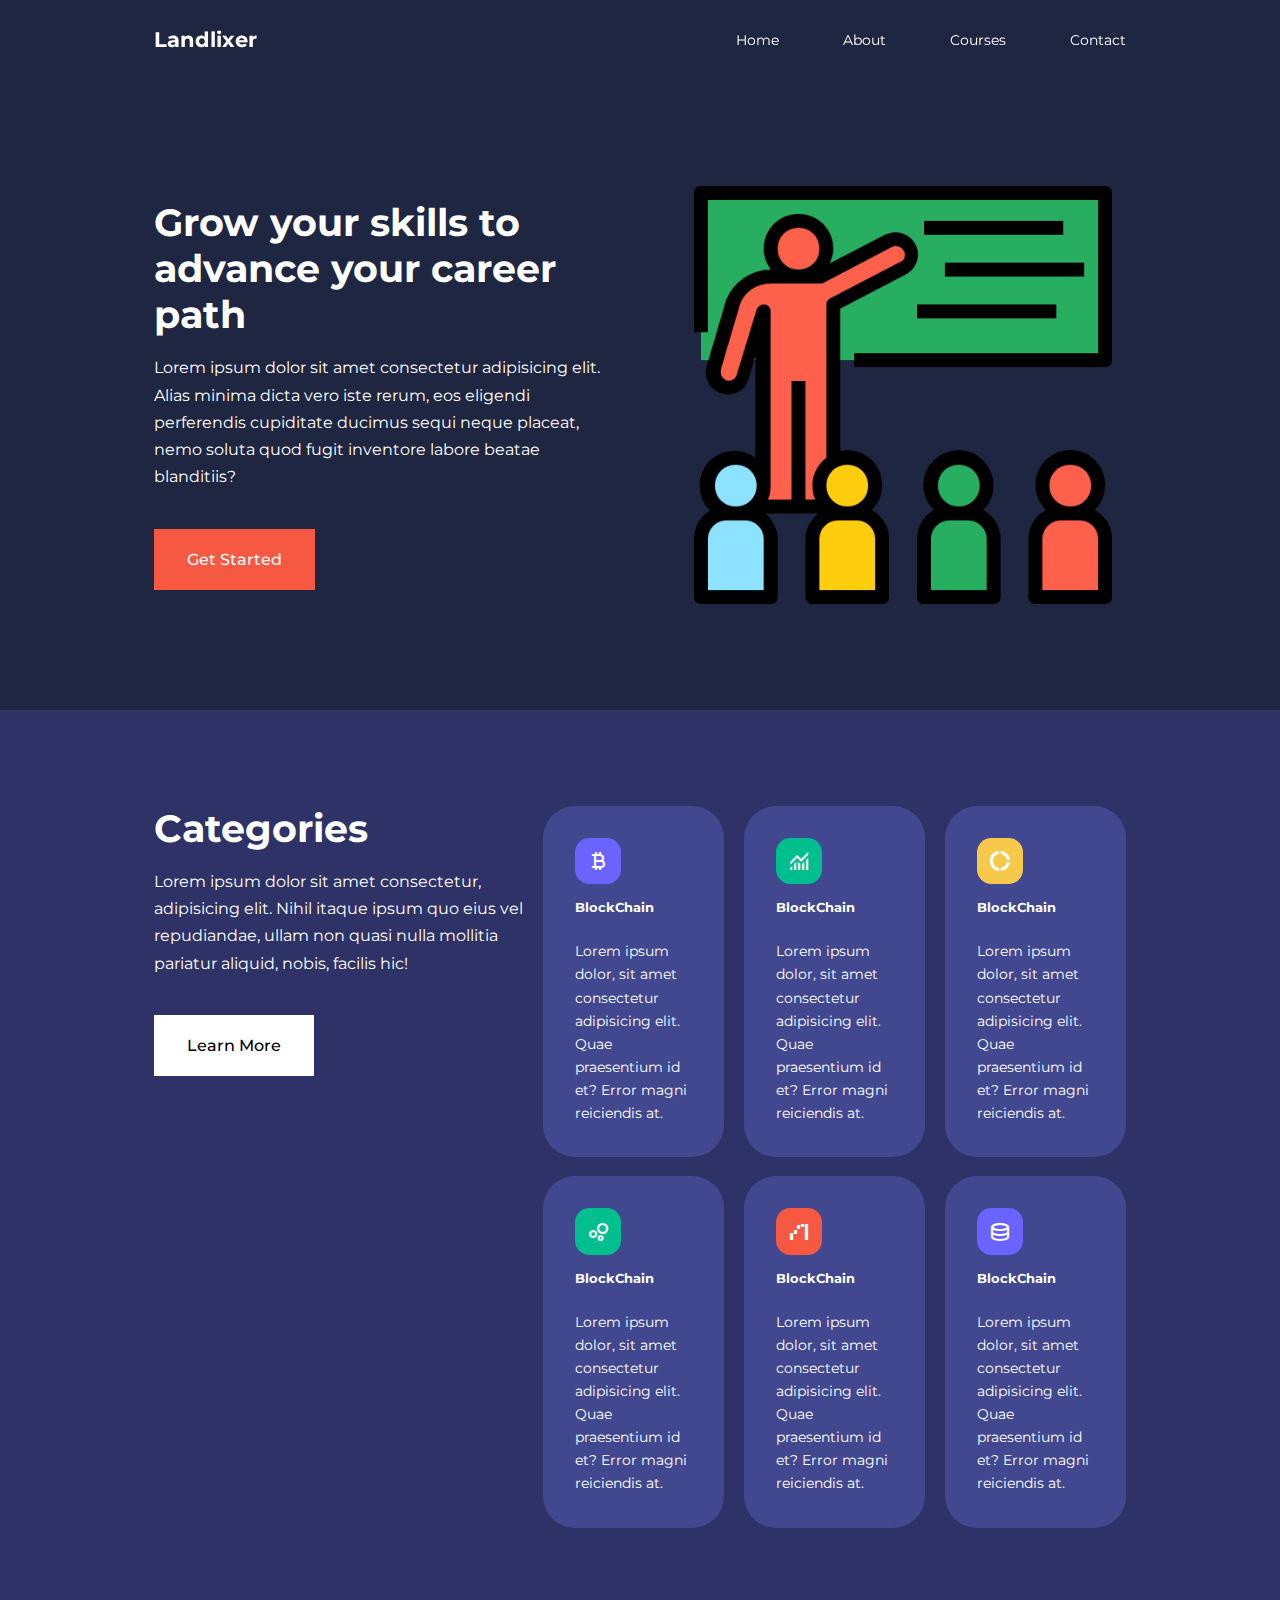
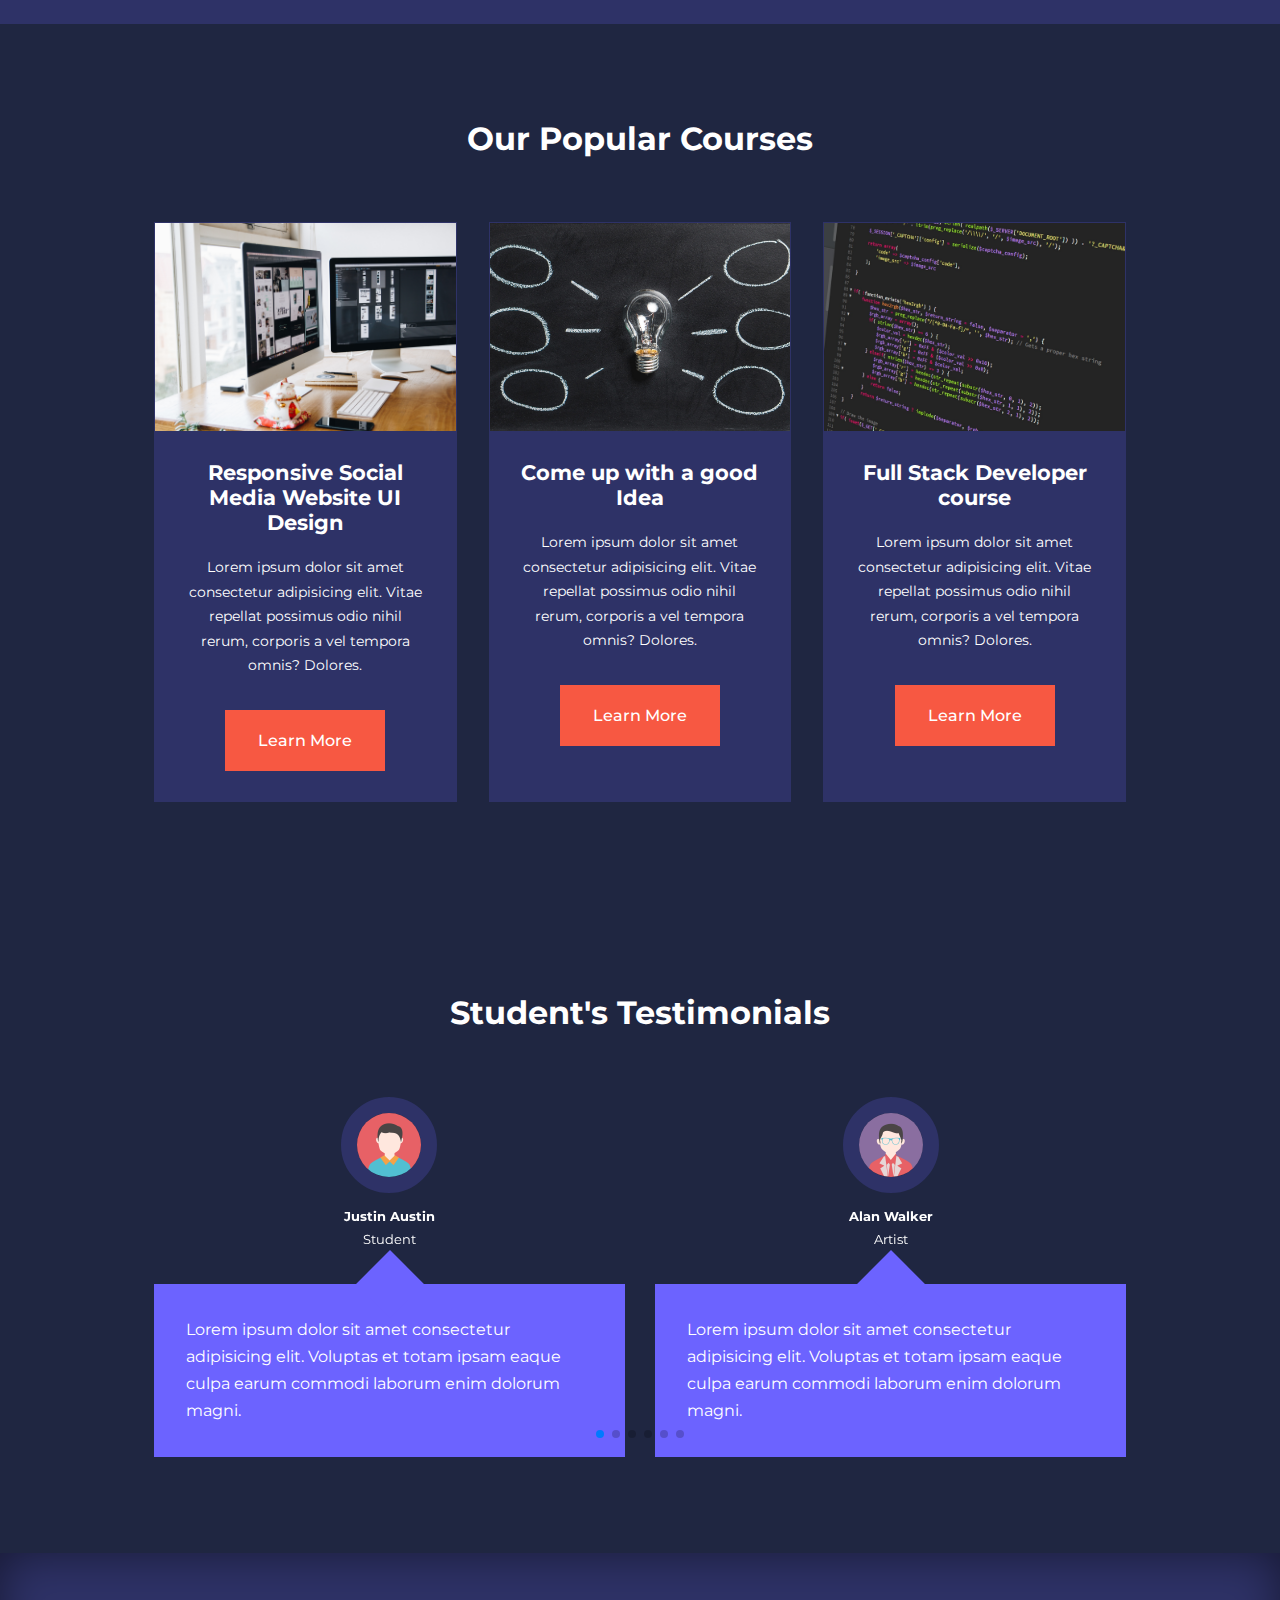
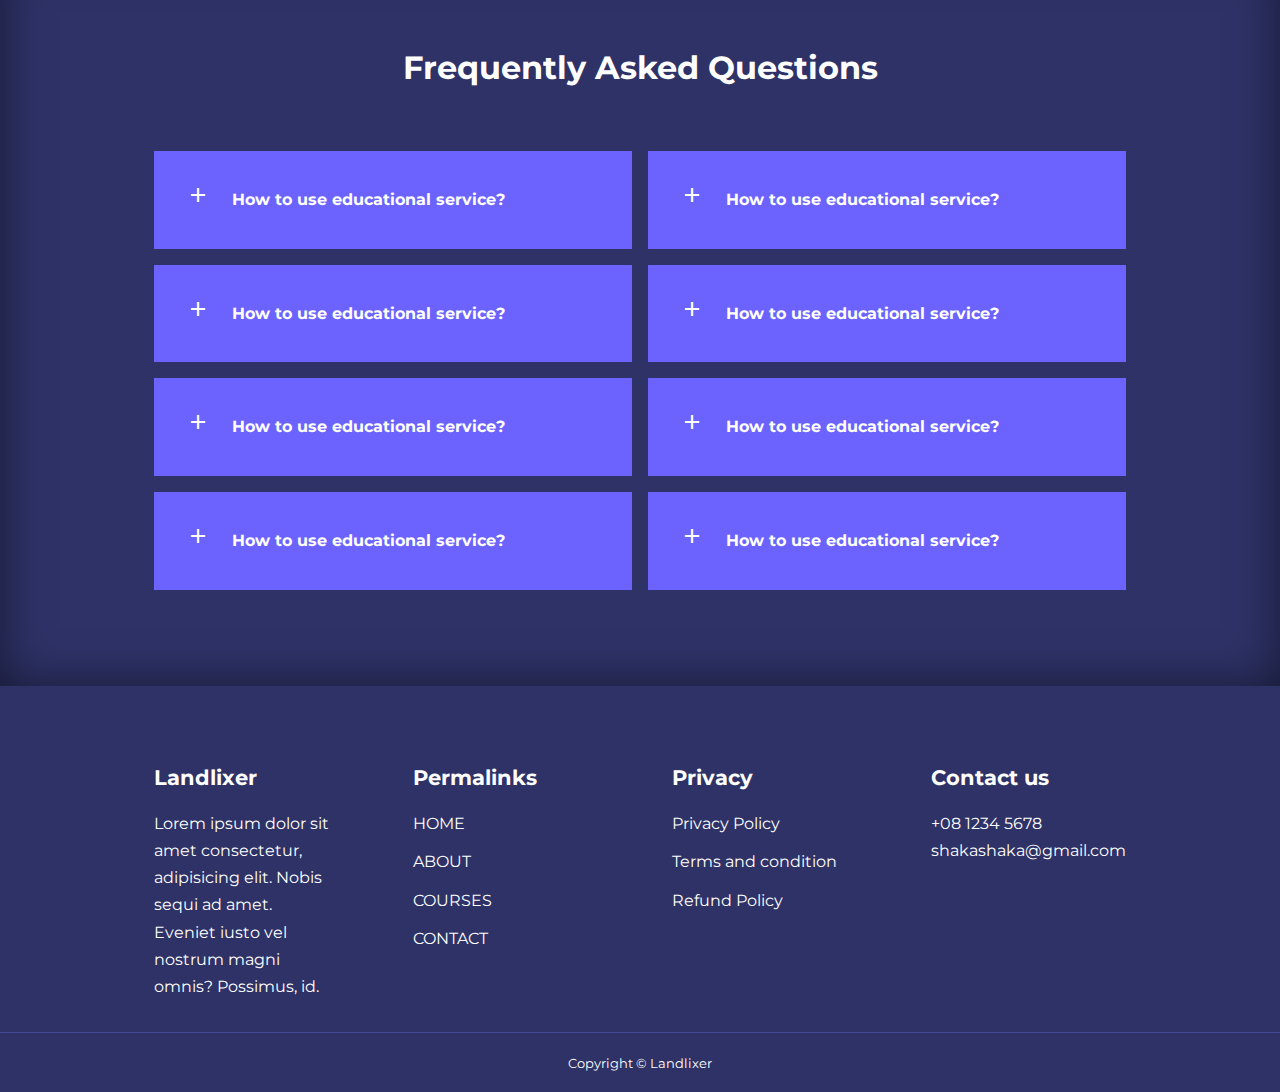
<file: html/index.html>
<!DOCTYPE html>
<html lang="en">

<head>
    <meta charset="UTF-8">
    <meta http-equiv="X-UA-Compatible" content="IE=edge">
    <meta name="viewport" content="width=device-width, initial-scale=1.0">
    <link rel="stylesheet"
        href="https://fonts.googleapis.com/css2?family=Material+Symbols+Sharp:opsz,wght,FILL,GRAD@48,400,0,0" />
    <link rel="stylesheet" href="../css/index.css">
    <link rel="preconnect" href="https://fonts.googleapis.com">
    <link rel="preconnect" href="https://fonts.gstatic.com" crossorigin>

    <!-- Google Font CDN -->
    <link href="https://fonts.googleapis.com/css2?family=Montserrat:wght@300;400;500;600;700;800;900&display=swap"
        rel="stylesheet">

    <!-- Swiper CDN -->
    <link rel="stylesheet" href="https://cdn.jsdelivr.net/npm/swiper@8/swiper-bundle.min.css" />

    <!-- ICONSCOUT CDN -->
    <link rel="stylesheet" href="https://unicons.iconscout.com/release/v4.0.0/css/line.css">

    <title>Responsive multiple web page</title>
</head>

<body>
    <nav>
        <div class="container nav__container">
            <a href="index.html">
                <h4>Landlixer</h4>
            </a>
            <ul class="nav__menu">
                <li><a href="index.html">Home</a></li>
                <li><a href="about.html">About</a></li>
                <li><a href="courses.html">Courses</a></li>
                <li><a href="contact.html">Contact</a></li>
            </ul>
            <button id="open-menu-btn"><span class="material-symbols-sharp">menu</span></button>
            <button id="close-menu-btn"><span class="material-symbols-sharp">close</span></button>
        </div>
    </nav>

    <!-- ======================== END OF NAVBAR ======================== -->

    <header>
        <div class="container header__container">
            <div class="header__left">
                <h1>Grow your skills to advance your career path</h1>
                <p>Lorem ipsum dolor sit amet consectetur adipisicing elit. Alias minima dicta vero iste rerum, eos
                    eligendi perferendis cupiditate ducimus sequi neque placeat, nemo soluta quod fugit inventore labore
                    beatae blanditiis?</p>
                <a href="courses.html" class="btn btn-primary">Get Started</a>
            </div>
            <div class="header__right">
                <div class="header__right-image">
                    <img src="../images/education.png">
                </div>
            </div>
        </div>
    </header>

    <!-- ======================== END OF HEADER ======================== -->
    <main>
        <section class="categories">
            <div class="container categories__container">
                <div class="categories__left">
                    <h1>Categories</h1>
                    <p>Lorem ipsum dolor sit amet consectetur, adipisicing elit. Nihil itaque ipsum quo eius vel
                        repudiandae, ullam non quasi nulla mollitia pariatur aliquid, nobis, facilis hic!</p>
                    <a href="#" class="btn">Learn More</a>
                </div>
                <div class="categories__right">
                    <article class="category">
                        <span class="category__icon material-symbols-sharp">currency_bitcoin</span>
                        <h5>BlockChain</h5>
                        <p>Lorem ipsum dolor, sit amet consectetur adipisicing elit. Quae praesentium id et? Error magni
                            reiciendis at.</p>
                    </article>
                    <article class="category">
                        <span class="category__icon material-symbols-sharp">monitoring</span>
                        <h5>BlockChain</h5>
                        <p>Lorem ipsum dolor, sit amet consectetur adipisicing elit. Quae praesentium id et? Error magni
                            reiciendis at.</p>
                    </article>
                    <article class="category">
                        <span class="category__icon material-symbols-sharp">donut_large</span>
                        <h5>BlockChain</h5>
                        <p>Lorem ipsum dolor, sit amet consectetur adipisicing elit. Quae praesentium id et? Error magni
                            reiciendis at.</p>
                    </article>
                    <article class="category">
                        <span class="category__icon material-symbols-sharp">bubble_chart</span>
                        <h5>BlockChain</h5>
                        <p>Lorem ipsum dolor, sit amet consectetur adipisicing elit. Quae praesentium id et? Error magni
                            reiciendis at.</p>
                    </article>
                    <article class="category">
                        <span class="category__icon material-symbols-sharp">waterfall_chart</span>
                        <h5>BlockChain</h5>
                        <p>Lorem ipsum dolor, sit amet consectetur adipisicing elit. Quae praesentium id et? Error magni
                            reiciendis at.</p>
                    </article>
                    <article class="category">
                        <span class="category__icon material-symbols-sharp">database</span>
                        <h5>BlockChain</h5>
                        <p>Lorem ipsum dolor, sit amet consectetur adipisicing elit. Quae praesentium id et? Error magni
                            reiciendis at.</p>
                    </article>
                </div>
            </div>
        </section>

        <!-- ======================== END OF CATEGORIES ======================== -->

        <section class="courses">
            <h2>Our Popular Courses</h2>
            <div class="container courses__container">
                <div class="course">
                    <div class="course__header">
                        <img src="../images/ui_design.jpg" alt="">
                    </div>
                    <div class="course__body">
                        <h4>Responsive Social Media Website UI Design</h4>
                        <p>Lorem ipsum dolor sit amet consectetur adipisicing elit. Vitae repellat possimus odio nihil
                            rerum, corporis a vel tempora omnis? Dolores.</p>
                        <a href="#" class="btn btn-primary">Learn More</a>
                    </div>
                </div>
                <div class="course">
                    <div class="course__header">
                        <img src="../images/idea.jpg" alt="">
                    </div>
                    <div class="course__body">
                        <h4>Come up with a good Idea</h4>
                        <p>Lorem ipsum dolor sit amet consectetur adipisicing elit. Vitae repellat possimus odio nihil
                            rerum, corporis a vel tempora omnis? Dolores.</p>
                        <a href="#" class="btn btn-primary">Learn More</a>
                    </div>
                </div>
                <div class="course">
                    <div class="course__header">
                        <img src="../images/full_stack.jpg" alt="">
                    </div>
                    <div class="course__body">
                        <h4>Full Stack Developer course</h4>
                        <p>Lorem ipsum dolor sit amet consectetur adipisicing elit. Vitae repellat possimus odio nihil
                            rerum, corporis a vel tempora omnis? Dolores.</p>
                        <a href="#" class="btn btn-primary">Learn More</a>
                    </div>
                </div>
            </div>
        </section>

        <!-- ======================== END OF COURSES ======================== -->

        <section class="testimonials">
            <h2>Student's Testimonials</h2>
            <div class="container testimonials__container swiper mySwiper">
                <div class="swiper-wrapper">
                    <article class="testimonial swiper-slide">
                        <div class="testimonial__avatar">
                            <img src="../images/avatar1.png" alt="avatar picture">
                        </div>
                        <div class="testimonial__info">
                            <h5>Justin Austin</h5>
                            <small>Student</small>
                        </div>
                        <div class="testimonial__body">
                            <p>Lorem ipsum dolor sit amet consectetur adipisicing elit. Voluptas et totam ipsam eaque
                                culpa earum commodi laborum enim dolorum magni.</p>
                        </div>
                    </article>
                    <article class="testimonial swiper-slide">
                        <div class="testimonial__avatar">
                            <img src="../images/avatar2.png" alt="avatar picture">
                        </div>
                        <div class="testimonial__info">
                            <h5>Alan Walker</h5>
                            <small>Artist</small>
                        </div>
                        <div class="testimonial__body">
                            <p>Lorem ipsum dolor sit amet consectetur adipisicing elit. Voluptas et totam ipsam eaque
                                culpa earum commodi laborum enim dolorum magni.</p>
                        </div>
                    </article>
                    <article class="testimonial swiper-slide">
                        <div class="testimonial__avatar">
                            <img src="../images/avatar3.png" alt="avatar picture">
                        </div>
                        <div class="testimonial__info">
                            <h5>Josh Foster</h5>
                            <small>Student</small>
                        </div>
                        <div class="testimonial__body">
                            <p>Lorem ipsum dolor sit amet consectetur adipisicing elit. Voluptas et totam ipsam eaque
                                culpa earum commodi laborum enim dolorum magni.</p>
                        </div>
                    </article>
                    <article class="testimonial swiper-slide">
                        <div class="testimonial__avatar">
                            <img src="../images/avatar2.png" alt="avatar picture">
                        </div>
                        <div class="testimonial__info">
                            <h5>Coby Bryan</h5>
                            <small>Web Developer</small>
                        </div>
                        <div class="testimonial__body">
                            <p>Lorem ipsum dolor sit amet consectetur adipisicing elit. Voluptas et totam ipsam eaque
                                culpa earum commodi laborum enim dolorum magni.</p>
                        </div>
                    </article>
                    <article class="testimonial swiper-slide">
                        <div class="testimonial__avatar">
                            <img src="../images/avatar3.png" alt="avatar picture">
                        </div>
                        <div class="testimonial__info">
                            <h5>Ichiro suzuki</h5>
                            <small>Baseball Player</small>
                        </div>
                        <div class="testimonial__body">
                            <p>Lorem ipsum dolor sit amet consectetur adipisicing elit. Voluptas et totam ipsam eaque
                                culpa earum commodi laborum enim dolorum magni.</p>
                        </div>
                    </article>
                    <article class="testimonial swiper-slide">
                        <div class="testimonial__avatar">
                            <img src="../images/avatar1.png" alt="avatar picture">
                        </div>
                        <div class="testimonial__info">
                            <h5>Puch sadhi</h5>
                            <small>Designer</small>
                        </div>
                        <div class="testimonial__body">
                            <p>Lorem ipsum dolor sit amet consectetur adipisicing elit. Voluptas et totam ipsam eaque
                                culpa earum commodi laborum enim dolorum magni.</p>
                        </div>
                    </article>
                </div>
                <div class="swiper-pagination"></div>
            </div>
        </section>


        <!-- ======================== END OF TESTIMONIAL ======================== -->

        <section class="faqs">
            <h2>Frequently Asked Questions</h2>
            <div class="container faqs__container">
                <article class="faq">
                    <div class="faq__icon"><span class="material-symbols-sharp">add</span></div>
                    <div class="question__answer">
                        <h4>How to use educational service?</h4>
                        <p>Lorem ipsum, dolor sit amet consectetur adipisicing elit. Reprehenderit esse fugit quas vel
                            at veniam libero omnis, ut dolor aut.</p>
                    </div>
                </article>

                <article class="faq">
                    <div class="faq__icon"><span class="material-symbols-sharp">add</span></div>
                    <div class="question__answer">
                        <h4>How to use educational service?</h4>
                        <p>Lorem ipsum, dolor sit amet consectetur adipisicing elit. Reprehenderit esse fugit quas vel
                            at veniam libero omnis, ut dolor aut.</p>
                    </div>
                </article>

                <article class="faq">
                    <div class="faq__icon"><span class="material-symbols-sharp">add</span></div>
                    <div class="question__answer">
                        <h4>How to use educational service?</h4>
                        <p>Lorem ipsum, dolor sit amet consectetur adipisicing elit. Reprehenderit esse fugit quas vel
                            at veniam libero omnis, ut dolor aut.</p>
                    </div>
                </article>

                <article class="faq">
                    <div class="faq__icon"><span class="material-symbols-sharp">add</span></div>
                    <div class="question__answer">
                        <h4>How to use educational service?</h4>
                        <p>Lorem ipsum, dolor sit amet consectetur adipisicing elit. Reprehenderit esse fugit quas vel
                            at veniam libero omnis, ut dolor aut.</p>
                    </div>
                </article>

                <article class="faq">
                    <div class="faq__icon"><span class="material-symbols-sharp">add</span></div>
                    <div class="question__answer">
                        <h4>How to use educational service?</h4>
                        <p>Lorem ipsum, dolor sit amet consectetur adipisicing elit. Reprehenderit esse fugit quas vel
                            at veniam libero omnis, ut dolor aut.</p>
                    </div>
                </article>

                <article class="faq">
                    <div class="faq__icon"><span class="material-symbols-sharp">add</span></div>
                    <div class="question__answer">
                        <h4>How to use educational service?</h4>
                        <p>Lorem ipsum, dolor sit amet consectetur adipisicing elit. Reprehenderit esse fugit quas vel
                            at veniam libero omnis, ut dolor aut.</p>
                    </div>
                </article>

                <article class="faq">
                    <div class="faq__icon"><span class="material-symbols-sharp">add</span></div>
                    <div class="question__answer">
                        <h4>How to use educational service?</h4>
                        <p>Lorem ipsum, dolor sit amet consectetur adipisicing elit. Reprehenderit esse fugit quas vel
                            at veniam libero omnis, ut dolor aut.</p>
                    </div>
                </article>

                <article class="faq">
                    <div class="faq__icon"><span class="material-symbols-sharp">add</span></div>
                    <div class="question__answer">
                        <h4>How to use educational service?</h4>
                        <p>Lorem ipsum, dolor sit amet consectetur adipisicing elit. Reprehenderit esse fugit quas vel
                            at veniam libero omnis, ut dolor aut.</p>
                    </div>
                </article>
            </div>
        </section>

        <!-- ======================== END OF FAQS    ======================== -->
        <footer class="footer">
            <div class="container footer__container">
                <div class="footer__1">
                    <a href="index.html"><h4>Landlixer</h4></a>
                    <p>
                        Lorem ipsum dolor sit amet consectetur, adipisicing elit. Nobis sequi ad amet. Eveniet iusto vel nostrum magni omnis? Possimus, id.
                    </p>
                </div> 
                <div class="footer__2">
                    <h4>Permalinks</h4>
                    <ul>
                        <li><a href="index.html">HOME</a></li>
                        <li><a href="about.html">ABOUT</a></li>
                        <li><a href="courses.html">COURSES</a></li>
                        <li><a href="contact.html">CONTACT</a></li>
                    </ul> 
                </div> 
                <div class="footer__3">
                    <h4>Privacy</h4> 
                    <ul>
                        <li><a href="#">Privacy Policy</a></li>
                        <li><a href="#">Terms and condition</a></li>
                        <li><a href="#">Refund Policy</a></li>
                    </ul>
                </div> 
                <div class="footer__4">
                    <h4>Contact us</h4>
                    <div>
                        <p>+08 1234 5678</p>
                        <p>shakashaka@gmail.com</p>
                    </div>
                    <ul class="footer__socials">
                        <li>
                            <a href="#"><i class="uil uil-facebook"></i></a>
                        </li>
                        <li>
                            <a href="#"><i class="uil uil-instagram-alt"></i></a>
                        </li>
                        <li>
                            <a href="#"><i class="uil uil-twitter"></i></a>
                        </li>
                        <li>
                            <a href="#"><i class="uil uil-youtube"></i></a>
                        </li>
                    </ul>
                </div> 
            </div> 
            <div class="footer__copyright">
                <small>Copyright &copy; Landlixer</small>
            </div>
        </footer>
        
        <!-- ======================== END OF FOOTER ======================== -->
    </main>

    <script src="../js/main.js"></script>

    <!-- Swiper CDN -->
    <script src="https://cdn.jsdelivr.net/npm/swiper@8/swiper-bundle.min.js"></script>
    <!-- Initialize Swiper -->
    <script>
        var swiper = new Swiper(".mySwiper", {
            slidesPerView: 2,
            spaceBetween: 30,
            autoplay: {
                delay: 2500,
                disableOnInteraction: false,
            },
            loop: true,
            pagination: {
                el: ".swiper-pagination",
                clickable: true,
            },
        });
    </script>
</body>

</html>
</file>
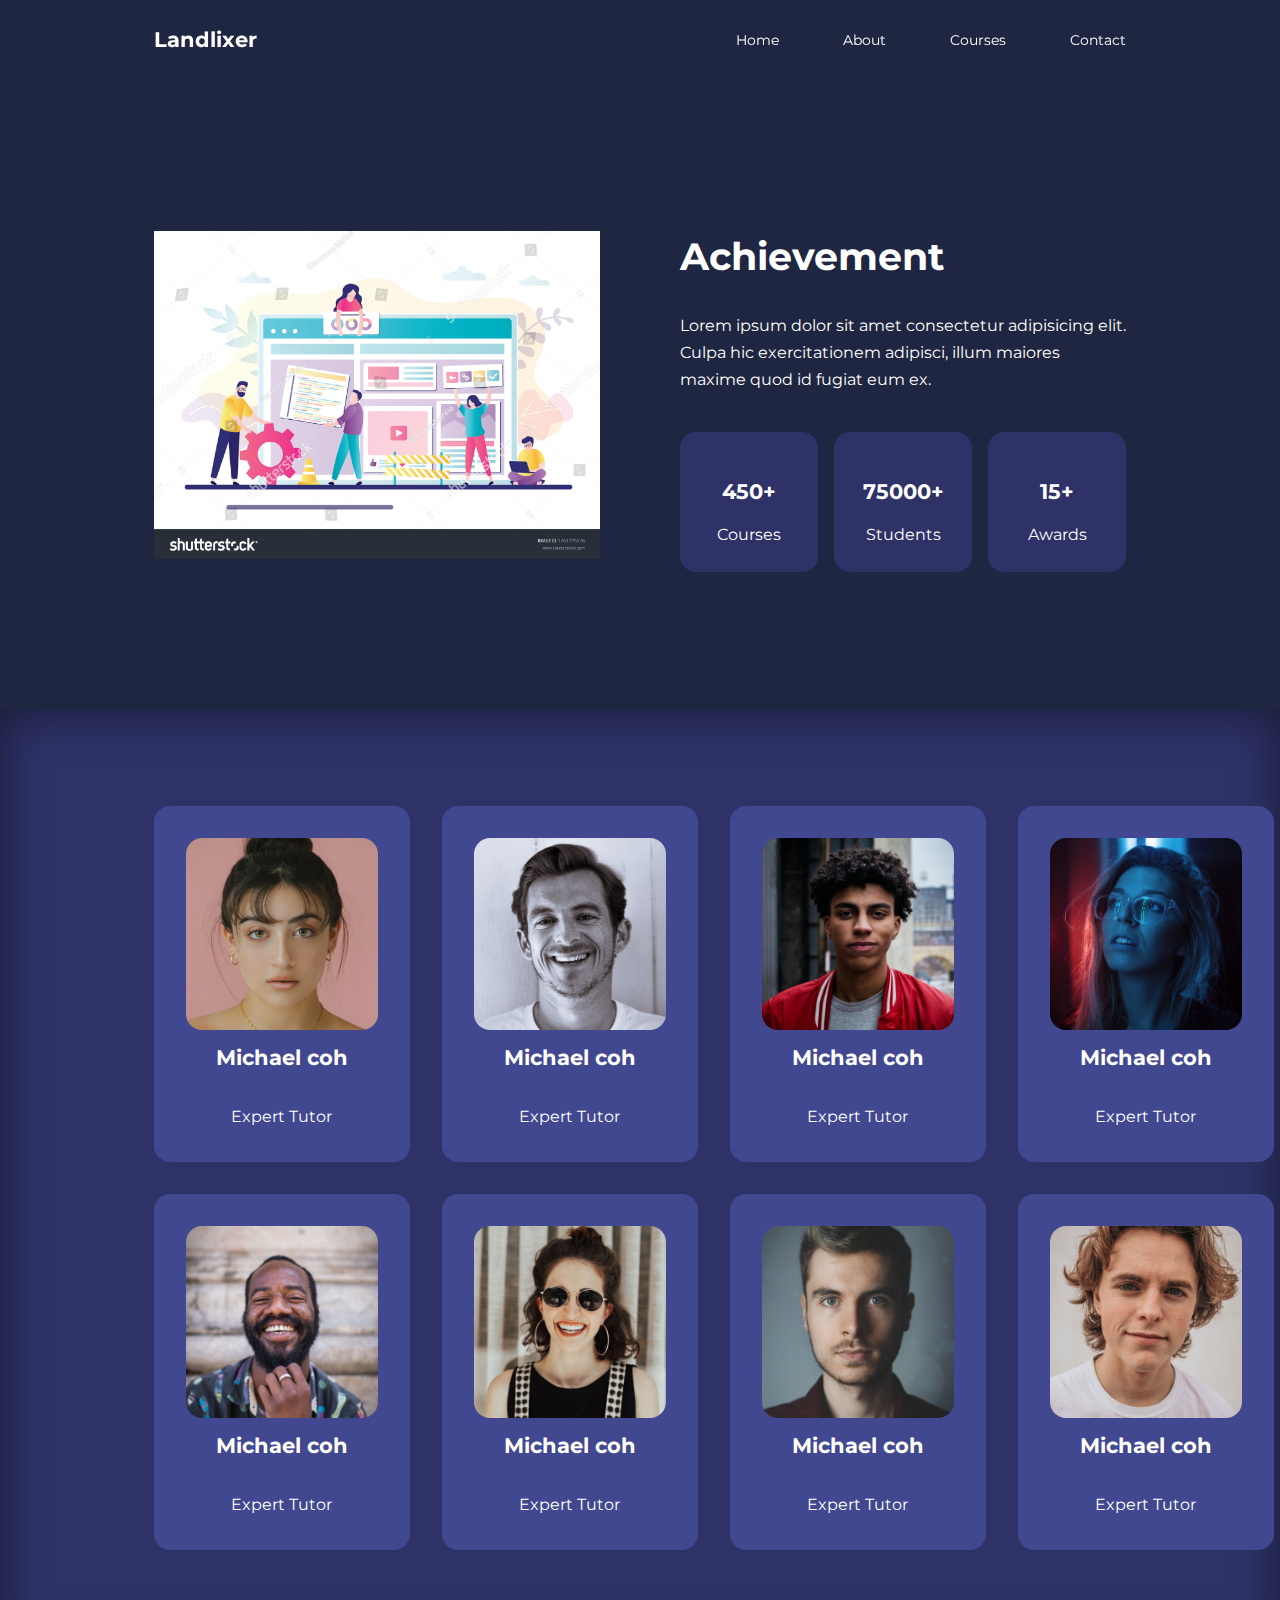
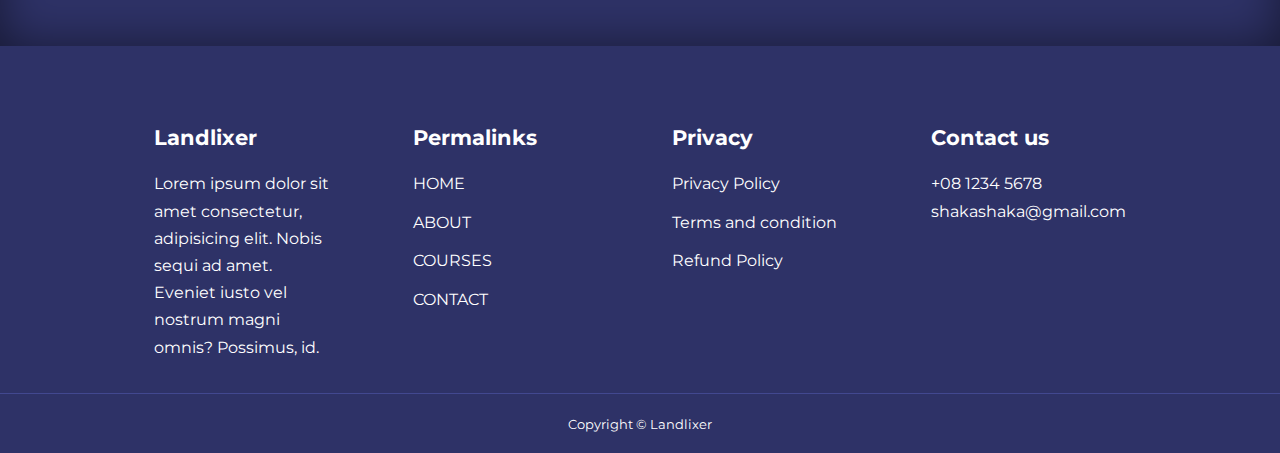
<file: html/about.html>
<!DOCTYPE html>
<html lang="en">

<head>
    <meta charset="UTF-8">
    <meta http-equiv="X-UA-Compatible" content="IE=edge">
    <meta name="viewport" content="width=device-width, initial-scale=1.0">
    <link rel="stylesheet"
        href="https://fonts.googleapis.com/css2?family=Material+Symbols+Sharp:opsz,wght,FILL,GRAD@48,400,0,0" />
    <link rel="stylesheet" href="../css/index.css">
    <link rel="stylesheet" href="../css/about.css">
    <link rel="preconnect" href="https://fonts.googleapis.com">
    <link rel="preconnect" href="https://fonts.gstatic.com" crossorigin>

    <!-- Google Font CDN -->
    <link href="https://fonts.googleapis.com/css2?family=Montserrat:wght@300;400;500;600;700;800;900&display=swap"
        rel="stylesheet">

    <!-- Swiper CDN -->
    <link rel="stylesheet" href="https://cdn.jsdelivr.net/npm/swiper@8/swiper-bundle.min.css" />

    <!-- ICONSCOUT CDN -->
    <link rel="stylesheet" href="https://unicons.iconscout.com/release/v4.0.0/css/line.css">

    <title>Responsive multiple web page</title>
</head>

<body>
    <nav>
        <div class="container nav__container">
            <a href="index.html">
                <h4>Landlixer</h4>
            </a>
            <ul class="nav__menu">
                <li><a href="index.html">Home</a></li>
                <li><a href="about.html">About</a></li>
                <li><a href="courses.html">Courses</a></li>
                <li><a href="contact.html">Contact</a></li>
            </ul>
            <button id="open-menu-btn"><span class="material-symbols-sharp">menu</span></button>
            <button id="close-menu-btn"><span class="material-symbols-sharp">close</span></button>
        </div>
    </nav>

    <!-- ======================== END OF NAVBAR ======================== -->

    <header class="header">
        <div class="container header__container">
            <div class="header__left">
                <img src="../images/modern_charactor.jpeg" alt="image of header section">
            </div>
            <div class="header__right">
                <h1>Achievement</h1>
                <p>Lorem ipsum dolor sit amet consectetur adipisicing elit. Culpa hic exercitationem adipisci, illum maiores maxime quod id fugiat eum ex.</p>
                <div class="achievements__container">
                    <div class="achievement">
                        <div class="achievement__image">
                            <div class="achievement__image--1">
                                <i class="uil uil-video"></i>
                            </div>
                        </div>
                        <h4>450+</h4>
                        <p>Courses</p>
                    </div>
                    <div class="achievement">
                        <div class="achievement__image">
                            <div class="achievement__image--2">
                                <i class="uil uil-book-reader"></i>
                            </div>
                        </div>
                        <h4>75000+</h4>
                        <p>Students</p>
                    </div>
                    <div class="achievement">
                        <div class="achievement__image">
                            <div class="achievement__image--3">
                                <i class="uil uil-award"></i>
                            </div>
                        </div>
                        <h4>15+</h4>
                        <p>Awards</p>
                    </div>
                </div>
            </div>
        </div>
    </header>

    <!-- ======================== END OF HEADER ======================== -->

    <section class="our-team">
        <div class="container our-team__container">
            <div class="person">
                <div class="person__image">
                    <img src="../images/person1.jpg" alt="">
                </div> 
                <div class="person__info">
                    <h4>Michael coh</h4>
                    <p>Expert Tutor</p>
                </div>
            </div> 
            <div class="person">
                <div class="person__image">
                    <img src="../images/person2.jpg" alt="">
                </div> 
                <div class="person__info">
                    <h4>Michael coh</h4>
                    <p>Expert Tutor</p>
                </div>
            </div> 
            <div class="person">
                <div class="person__image">
                    <img src="../images/person9.jpg" alt="">
                </div> 
                <div class="person__info">
                    <h4>Michael coh</h4>
                    <p>Expert Tutor</p>
                </div>
            </div> 
            <div class="person">
                <div class="person__image">
                    <img src="../images/person4.jpg" alt="">
                </div> 
                <div class="person__info">
                    <h4>Michael coh</h4>
                    <p>Expert Tutor</p>
                </div>
            </div> 
            <div class="person">
                <div class="person__image">
                    <img src="../images/person5.jpg" alt="">
                </div> 
                <div class="person__info">
                    <h4>Michael coh</h4>
                    <p>Expert Tutor</p>
                </div>
            </div> 
            <div class="person">
                <div class="person__image">
                    <img src="../images/person6.jpg" alt="">
                </div> 
                <div class="person__info">
                    <h4>Michael coh</h4>
                    <p>Expert Tutor</p>
                </div>
            </div> 
            <div class="person">
                <div class="person__image">
                    <img src="../images/person10.jpg" alt="">
                </div> 
                <div class="person__info">
                    <h4>Michael coh</h4>
                    <p>Expert Tutor</p>
                </div>
            </div> 
            <div class="person">
                <div class="person__image">
                    <img src="../images/person8.jpg" alt="">
                </div> 
                <div class="person__info">
                    <h4>Michael coh</h4>
                    <p>Expert Tutor</p>
                </div>
            </div> 
        </div>
    </section>

    <footer class="footer">
        <div class="container footer__container">
            <div class="footer__1">
                <a href="index.html">
                    <h4>Landlixer</h4>
                </a>
                <p>
                    Lorem ipsum dolor sit amet consectetur, adipisicing elit. Nobis sequi ad amet. Eveniet iusto vel
                    nostrum magni omnis? Possimus, id.
                </p>
            </div>
            <div class="footer__2">
                <h4>Permalinks</h4>
                <ul>
                    <li><a href="index.html">HOME</a></li>
                    <li><a href="about.html">ABOUT</a></li>
                    <li><a href="courses.html">COURSES</a></li>
                    <li><a href="contact.html">CONTACT</a></li>
                </ul>
            </div>
            <div class="footer__3">
                <h4>Privacy</h4>
                <ul>
                    <li><a href="#">Privacy Policy</a></li>
                    <li><a href="#">Terms and condition</a></li>
                    <li><a href="#">Refund Policy</a></li>
                </ul>
            </div>
            <div class="footer__4">
                <h4>Contact us</h4>
                <div>
                    <p>+08 1234 5678</p>
                    <p>shakashaka@gmail.com</p>
                </div>
                <ul class="footer__socials">
                    <li>
                        <a href="#"><i class="uil uil-facebook"></i></a>
                    </li>
                    <li>
                        <a href="#"><i class="uil uil-instagram-alt"></i></a>
                    </li>
                    <li>
                        <a href="#"><i class="uil uil-twitter"></i></a>
                    </li>
                    <li>
                        <a href="#"><i class="uil uil-youtube"></i></a>
                    </li>
                </ul>
            </div>
        </div>
        <div class="footer__copyright">
            <small>Copyright &copy; Landlixer</small>
        </div>
    </footer>

    <!-- ======================== END OF FOOTER ======================== -->
    </main>

    <script src="../js/main.js"></script>
</body>

</html>
</file>
<file: css/index.css>
* {
    margin: 0;
    padding: 0;
    border: 0;
    outline: 0;
    text-decoration: none;
    list-style: none;
    box-sizing: border-box;
    user-select: none;
}

:root {
    --color-primary: #6c63ff;
    --color-success: #00bf8e;
    --color-warning: #f7c94b;
    --color-danger: #f75842;
    --color-danger-variant: hsl(358, 100%, 18%);
    --color-white: #fff;
    --color-light: hsl(0, 0%, 75%);
    --color-dark: #000;
    --color-bg: #1f2641;
    --color-bg-1: #2e3267;
    --color-bg-2: #424890;

    --container-width-lg: 76%;
    --container-width-md: 90%;
    --container-width-sm: 94%;

    --transition: all 400ms ease;
}

body {
    font-family: 'Montserrat', sans-serif;
    line-height: 1.7;
    color: var(--color-white);
    background-color: var(--color-bg);
}

.container {
    width: var(--container-width-lg);
    margin: 0 auto;
}

section {
    padding: 6rem 0;
}

section h2 {
    text-align: center;
    margin-bottom: 4rem;
}

h1,
h2,
h3,
h4,
h5 {
    line-height: 1.2;
}

h1 {
    font-size: 2.4rem;
}

h2 {
    font-size: 2.0rem;
}

h3 {
    font-size: 1.6rem;
}

h4 {
    font-size: 1.3rem;
}

a {
    color: var(--color-white);
}

img {
    width: 100%;
    display: block;
    object-fit: cover;
}

.btn {
    display: inline-block;
    background: var(--color-white);
    color: var(--color-dark);
    padding: 1rem 2rem;
    border: solid 1px transparent;
    font-weight: 500;
    transition: var(--transition);
}

.btn:hover {
    background: transparent;
    color: var(--color-white);
    border-color: var(--color-white);
}

.btn-primary {
    background-color: var(--color-danger);
    color: var(--color-white);
}

/* ================ NAVBAR =============== */

nav {
    background-color: transparent;
    width: 100vw;
    height: 5rem;
    position: fixed;
    top: 0;
    z-index: 11;
}

/* Change navbar styles on scroll using Javascript */
.window-scroll {
    background-color: var(--color-primary);
    box-shadow: 0 1rem 2rem rgba(0, 0, 0, 0.3);
}

nav button {
    display: none;
}


.nav__container {
    height: 100%;
    display: flex;
    justify-content: space-between;
    align-items: center;
}

.nav__menu {
    display: flex;
    align-items: center;
    gap: 4rem;
}

.nav__menu a {
    font-size: 0.9rem;
}

.nav_menu a:hover {
    color: var(--color-bg-2);

}

/* ================ HEADER ================== */

header {
    position: relative;
    top: 5rem;
    background-color: var(--color-bg);
    height: 70vh;
    margin-bottom: 5rem;
}

.header__container {
    display: grid;
    grid-template-columns: 1fr 1fr;
    align-items: center;
    gap: 5rem;
    height: 100%;
}


.header h1 {
    margin: 1rem 0 2rem;
}

.header__left p {
    margin: 1rem 0 2.4rem;
}

.header__right > p {
    margin: 1rem 0 2.4rem;
}

.achievements__container {
    display: grid;
    grid-template-columns: repeat(3, 1fr);
    gap: 1rem;
}

.achievement {
    display: flex;
    flex-direction: column;
    align-items: center;
    background-color: var(--color-bg-1);
    border-radius: 1rem;
    padding: 1rem 0 1.5rem;
}

.achievement h4 {
    margin: 2rem 0 1rem;
}

.achievement__image {
    font-size: 3rem;
}

.achievement__image--1 {
    border-radius: 1rem;
    background-color: var(--color-danger);
    padding: 0 1rem;
}

.achievement__image--2 {
    border-radius: 1rem;
    background-color: var(--color-success);
    padding: 0 1rem;
}

.achievement__image--3 {
    border-radius: 1rem;
    background-color: var(--color-warning);
    padding: 0 1rem;
}


/* ================ CATEGORIES ================== */

.categories {
    background: var(--color-bg-1);
}

.categories__container {
    display: grid;
    grid-template-columns: 40% 60%;
}

.categories__left p {
    margin: 1rem 0 2.4rem;
}

.categories__right {
    display: grid;
    grid-template-columns: repeat(3, 1fr);
    gap: 1.2rem;
}

.category {
    padding: 2rem;
    border-radius: 2rem;
    background-color: var(--color-bg-2);
    transition: var(--transition);
}

.category:hover {
    box-shadow: 0 3rem 3rem rgba(0, 0, 0, 0.3);
    cursor: pointer;
}

.category h5 {
    margin: 1rem 0 1.5rem;
}

.category p {
    font-size: 0.85rem;
}

.category:nth-child(1) span {
    background-color: var(--color-primary);
    padding: 0.7rem;
    border-radius: 0.9rem;
}

.category:nth-child(2) span {
    background-color: var(--color-success);
    padding: 0.7rem;
    border-radius: 0.9rem;
}

.category:nth-child(3) span {
    background-color: var(--color-warning);
    padding: 0.7rem;
    border-radius: 0.9rem;
}

.category:nth-child(4) span {
    background-color: var(--color-success);
    padding: 0.7rem;
    border-radius: 0.9rem;
}

.category:nth-child(5) span {
    background-color: var(--color-danger);
    padding: 0.7rem;
    border-radius: 0.9rem;
}

.category:nth-child(6) span {
    background-color: var(--color-primary);
    padding: 0.7rem;
    border-radius: 0.9rem;
}

/* ================ POPULAR COURSES ================== */

.courses__container {
    display: grid;
    grid-template-columns: repeat(3, 1fr);
    gap: 2rem;
}

.course {
    background-color: var(--color-bg-1);
    border: solid 1px transparent;
    transition: var(--transition);
}

.course:hover {
    background-color: transparent;
    border-color: var(--color-primary);
}

.course__header img {
    height: 13rem;
}

.course__body {
    text-align: center;
    padding: 1.9rem;
}

.course__body p {
    font-size: 0.9rem;
    margin: 1.2rem 0 2rem;
}

/* ================  TESTIMONIALS ================== */

.testimonial__avatar {
    width: 6rem;
    height: 6rem; 
    margin: 0 auto;
    border-radius: 50%;
    overflow: hidden;
    margin: 0 auto 1rem;
    border: 1rem solid var(--color-bg-1);
}

.testimonial__info {
    text-align: center;
}

.testimonial__body {
    background-color: var(--color-primary);
    margin-top: 2rem;
    padding: 2rem;
    position: relative;
}

.testimonial__body::before {
    content: '';
    display: block;
    background: var(--color-primary);
    width: 3rem;
    height: 3rem;
    position: absolute;
    left: 45%;
    top: -1.5rem;
    transform: rotate(45deg);
}


/* ================  FAQS ================== */

.faqs {
    background-color: var(--color-bg-1);
    box-shadow: inset 0 0 3rem rgba(0, 0, 0, 0.5);
}

.faqs__container {
    display: grid;
    grid-template-columns: repeat(2, 1fr);
    gap: 1rem;
}

.faq {
    padding: 2rem;
    display: flex;
    gap: 1.4rem;
    height: fit-content;
    background-color: var(--color-primary);
    align-items: center;
    cursor: pointer;
}

.faq h4 {
    font-size: 1rem;
    line-height: 1.6rem;
}

.faq__icon {
    align-self: flex-start;
    font-size: 1.2rem;
}

.faq p {
    margin-top: 0.8rem;
    display: none;
}

.faq.open p {
    display: block;
}

/* ================  FOOTER  ================== */

.footer {
    background-color: var(--color-bg-1);
    padding-top: 5rem;
}

.footer__container {
    display: grid;
    grid-template-columns: repeat(4, 1fr);
    gap: 5rem;
}

.footer__container > div h4 {
    margin-bottom: 1.2rem;
}

.footer__1 p {
    margin: 0 0 2rem;
}

footer ul li {
    margin-bottom: 0.7rem;
}

footer ul li:hover {
    text-decoration: underline;
}

.footer__socials {
    display: flex;
    gap: 1rem;
    font-size: 1.4rem;
    margin-top: 2rem;
}

.footer__copyright {
    text-align: center;
    border-top: solid 1px var(--color-bg-2);
        padding: 1rem 0 1rem;
}
</file>
<file: css/about.css>
/* ================  OUR TEAM  ================== */

.our-team {
    background-color: var(--color-bg-1);
    box-shadow: inset 0 0 3rem rgba(0, 0, 0, 0.5);
}

.our-team__container {
    display: grid;
    grid-template-columns: repeat(4, 1fr);
    gap: 2rem;
    text-align: center;
}

.person {
    padding: 2rem;
    background-color: var(--color-bg-2);
    border-radius: 1rem;
}


.person__image img {
    width: 12rem;
    height: 12rem;
    border-radius: 1rem;
}

.person__info h4 {
    margin: 1rem 0 2rem;
}
</file>
